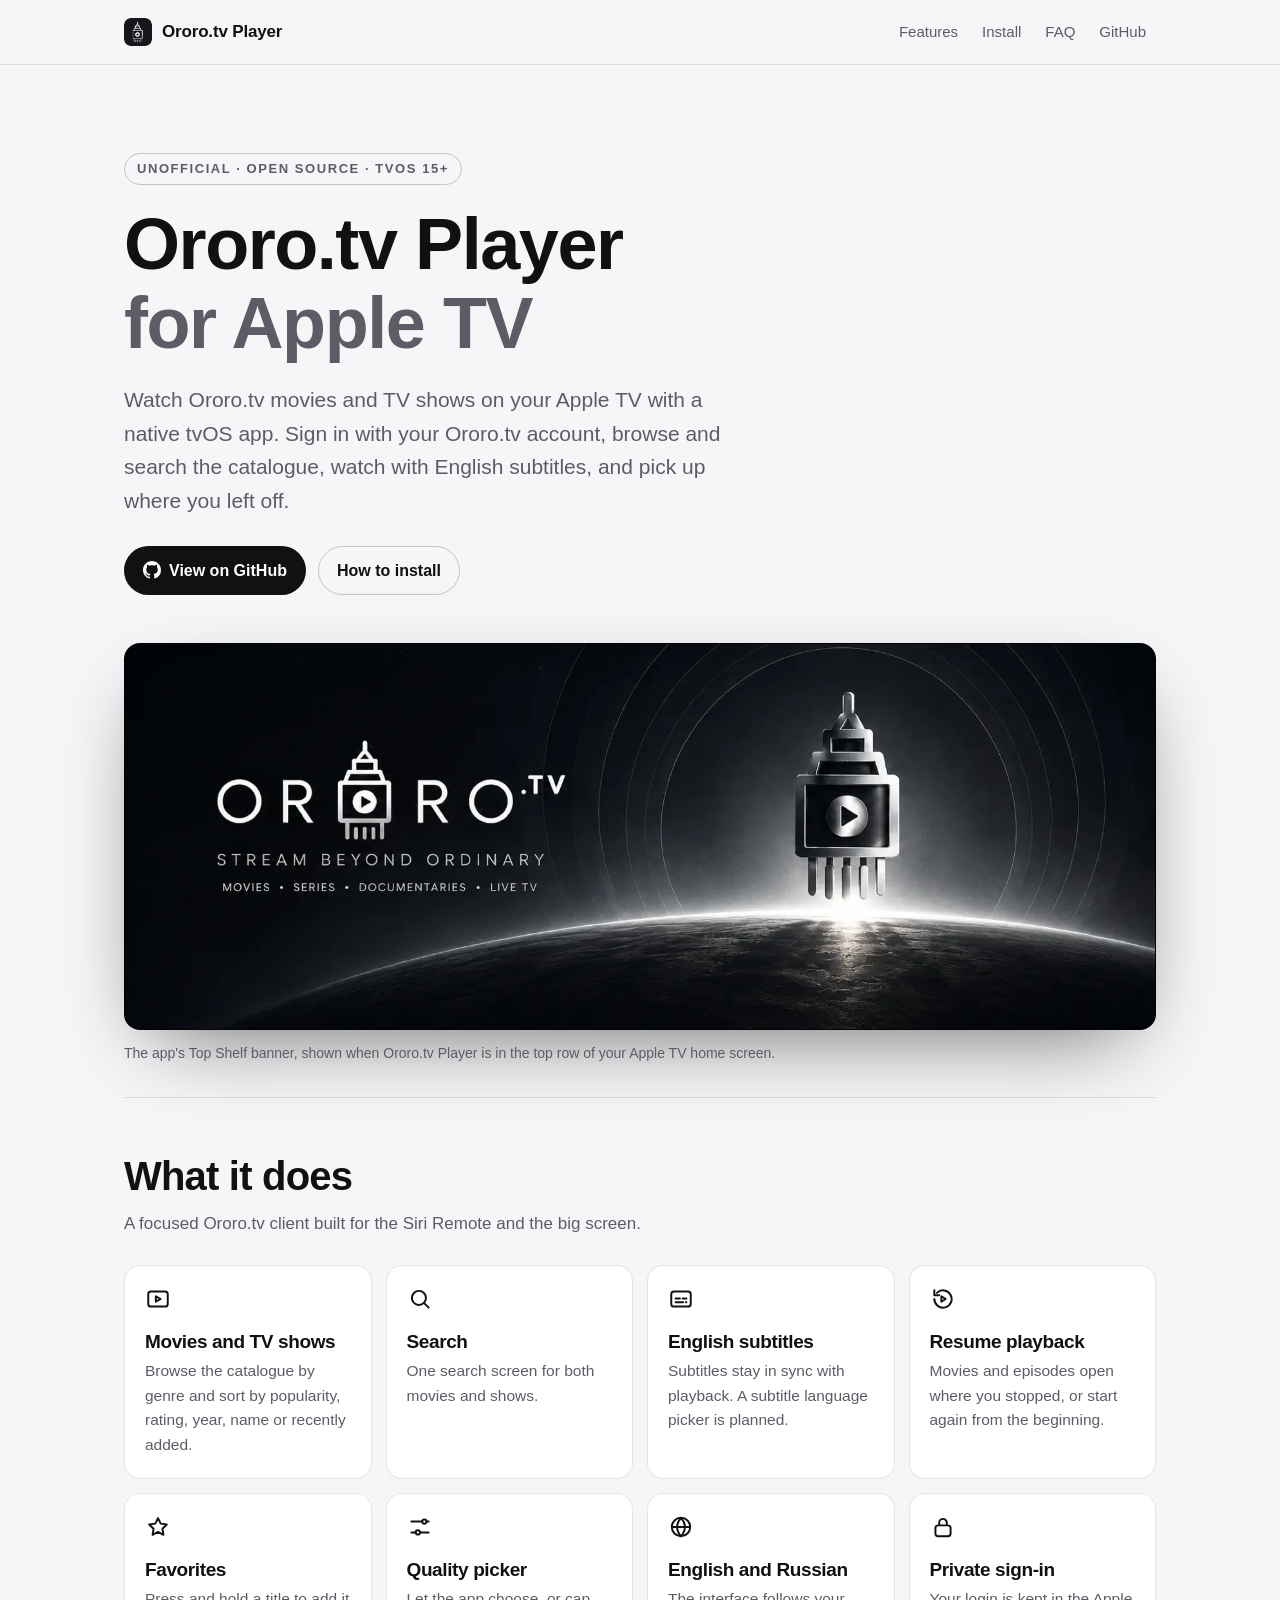
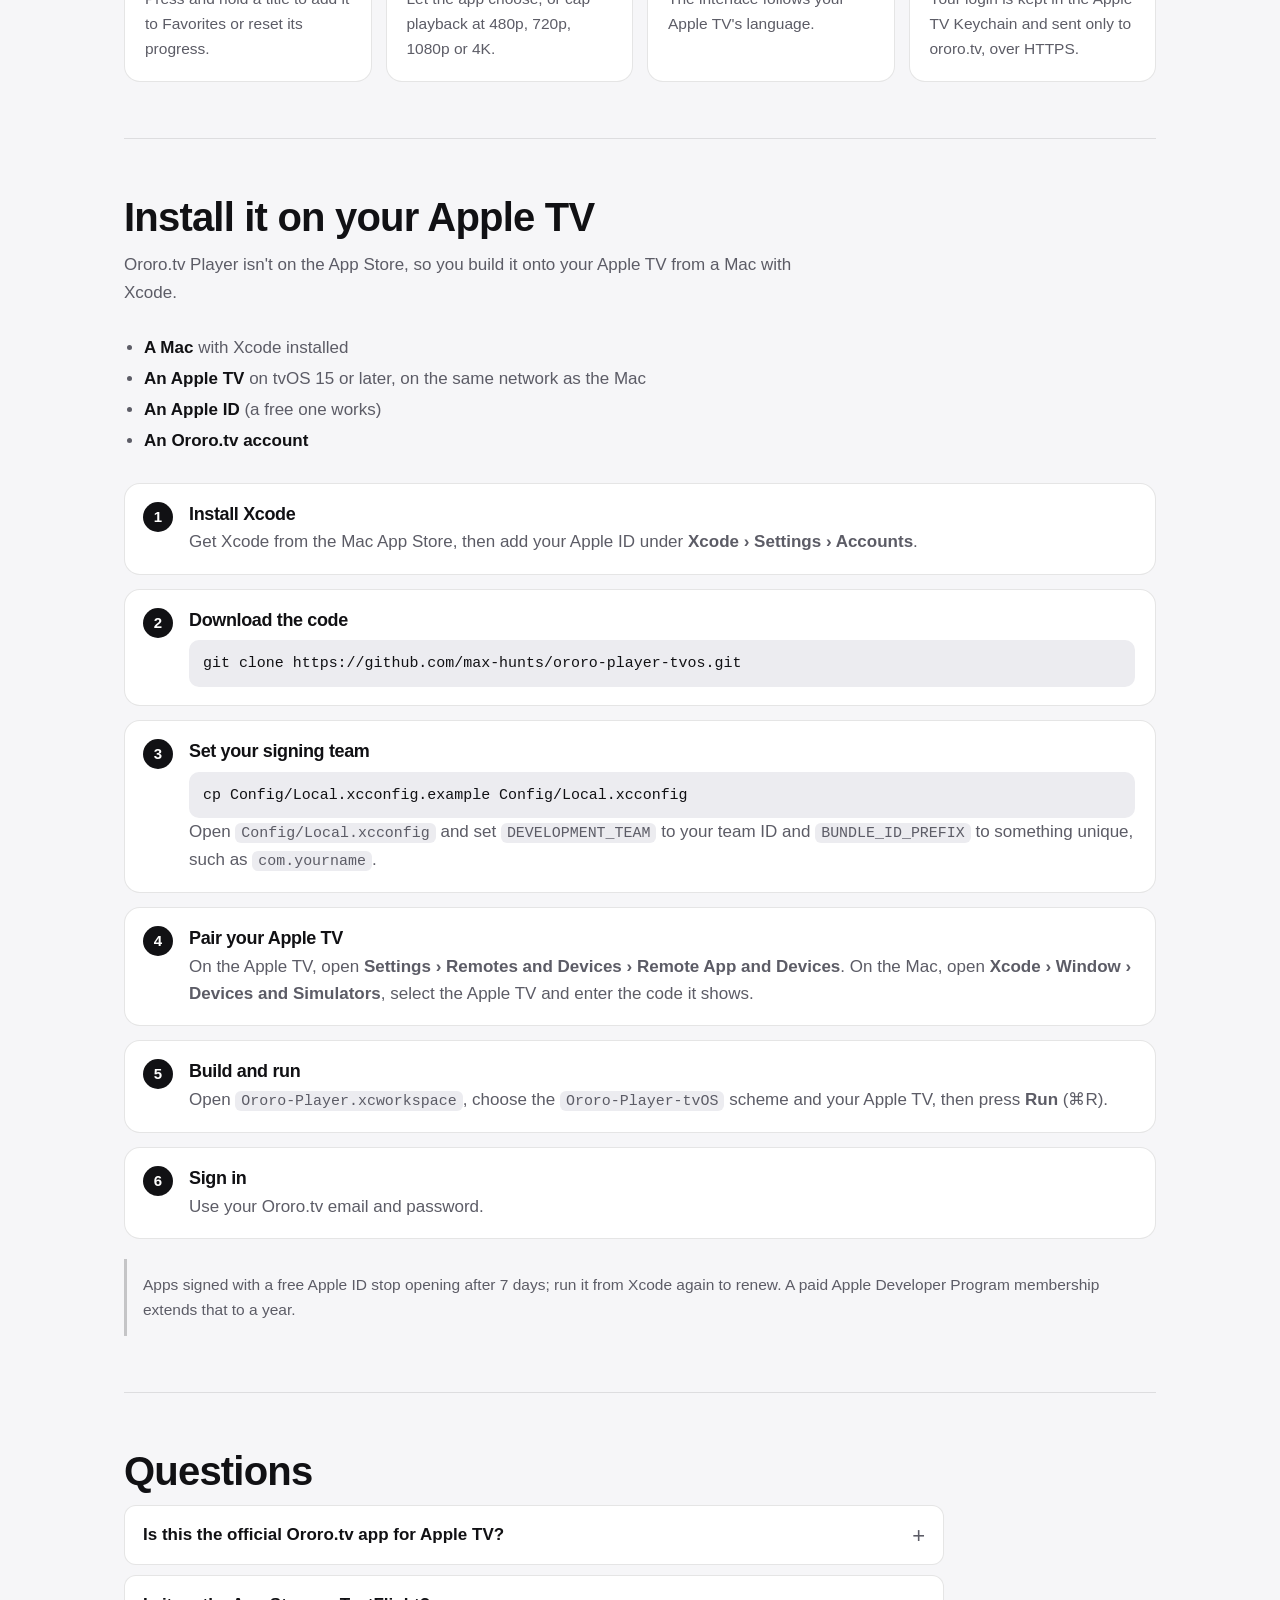
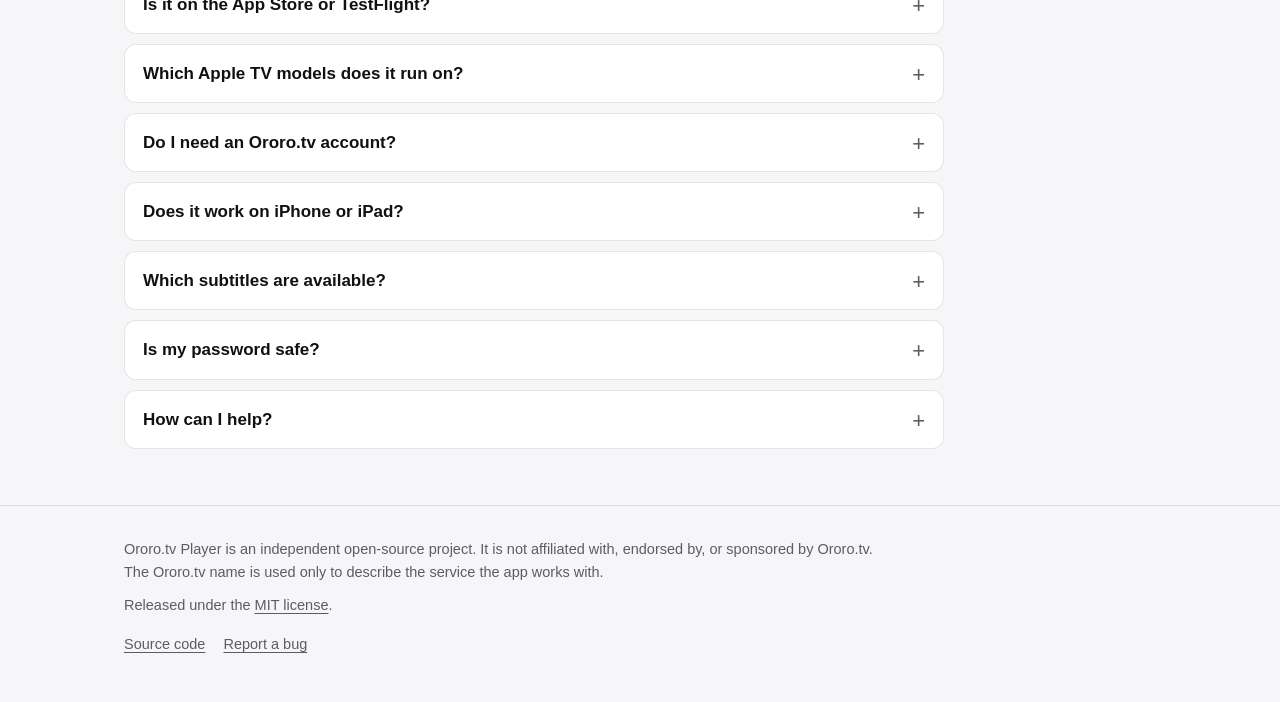
<file: docs/index.html>
<!doctype html>
<html lang="en">
<head>
  <meta charset="utf-8">
  <meta name="viewport" content="width=device-width, initial-scale=1">
  <title>Ororo.tv Player for Apple TV – unofficial open-source tvOS app</title>
  <meta name="description" content="Watch Ororo.tv movies and TV shows on Apple TV. An open-source tvOS app with subtitles, search, favorites and resume playback. Not affiliated with Ororo.tv.">
  <link rel="canonical" href="https://max-hunts.github.io/ororo-player-tvos/">
  <meta name="theme-color" content="#0a0a0d" media="(prefers-color-scheme: dark)">
  <meta name="theme-color" content="#f6f6f8" media="(prefers-color-scheme: light)">
  <link rel="icon" type="image/png" sizes="32x32" href="assets/favicon-32.png">
  <link rel="apple-touch-icon" href="assets/apple-touch-icon.png">
  <link rel="stylesheet" href="assets/style.css">

  <meta property="og:type" content="website">
  <meta property="og:site_name" content="Ororo.tv Player">
  <meta property="og:title" content="Ororo.tv Player for Apple TV">
  <meta property="og:description" content="Watch Ororo.tv movies and TV shows on Apple TV. An unofficial, open-source tvOS app with subtitles, search, favorites and resume playback.">
  <meta property="og:url" content="https://max-hunts.github.io/ororo-player-tvos/">
  <meta property="og:image" content="https://max-hunts.github.io/ororo-player-tvos/social-preview.jpg">
  <meta property="og:image:width" content="1280">
  <meta property="og:image:height" content="640">
  <meta property="og:image:alt" content="Ororo.tv Player for Apple TV: unofficial, open-source tvOS app">
  <meta property="og:locale" content="en_US">
  <meta name="twitter:card" content="summary_large_image">

  <script type="application/ld+json">
  {
    "@context": "https://schema.org",
    "@type": "SoftwareApplication",
    "name": "Ororo.tv Player",
    "alternateName": "Ororo.tv Player for Apple TV",
    "description": "Unofficial, open-source Apple TV (tvOS) app for watching Ororo.tv movies and TV shows, with subtitles, search, favorites, resume playback and a playback quality picker.",
    "url": "https://max-hunts.github.io/ororo-player-tvos/",
    "image": "https://max-hunts.github.io/ororo-player-tvos/social-preview.jpg",
    "applicationCategory": "MultimediaApplication",
    "operatingSystem": "tvOS 15 or later",
    "softwareRequirements": "Apple TV with tvOS 15 or later, an Ororo.tv account, and a Mac with Xcode to install",
    "inLanguage": ["en", "ru"],
    "isAccessibleForFree": true,
    "license": "https://opensource.org/licenses/MIT",
    "offers": { "@type": "Offer", "price": "0", "priceCurrency": "USD" },
    "sameAs": ["https://github.com/max-hunts/ororo-player-tvos"]
  }
  </script>
</head>
<body>
  <svg width="0" height="0" style="position:absolute" aria-hidden="true">
    <defs>
      <symbol id="i-film" viewBox="0 0 24 24" fill="none" stroke="currentColor" stroke-width="1.8" stroke-linecap="round" stroke-linejoin="round"><rect x="3" y="5" width="18" height="14" rx="2.5"/><path d="M10 9.5v5l4.5-2.5z"/></symbol>
      <symbol id="i-search" viewBox="0 0 24 24" fill="none" stroke="currentColor" stroke-width="1.8" stroke-linecap="round"><circle cx="11" cy="11" r="6.5"/><path d="m20 20-4.4-4.4"/></symbol>
      <symbol id="i-cc" viewBox="0 0 24 24" fill="none" stroke="currentColor" stroke-width="1.8" stroke-linecap="round" stroke-linejoin="round"><rect x="3" y="5" width="18" height="14" rx="2.5"/><path d="M7 11.5h4M13.5 11.5H17M7 15h7M16.5 15h.5"/></symbol>
      <symbol id="i-resume" viewBox="0 0 24 24" fill="none" stroke="currentColor" stroke-width="1.8" stroke-linecap="round" stroke-linejoin="round"><path d="M4 12a8 8 0 1 0 2.4-5.7"/><path d="M4 4v4.5h4.5"/><path d="M10.5 9.5v5l4-2.5z"/></symbol>
      <symbol id="i-star" viewBox="0 0 24 24" fill="none" stroke="currentColor" stroke-width="1.8" stroke-linejoin="round"><path d="m12 3.8 2.5 5.1 5.6.8-4 3.9.9 5.6-5-2.6-5 2.6.9-5.6-4-3.9 5.6-.8z"/></symbol>
      <symbol id="i-quality" viewBox="0 0 24 24" fill="none" stroke="currentColor" stroke-width="1.8" stroke-linecap="round"><path d="M4 7h10M18 7h2M4 17h4M12 17h8"/><circle cx="16" cy="7" r="2"/><circle cx="10" cy="17" r="2"/></symbol>
      <symbol id="i-globe" viewBox="0 0 24 24" fill="none" stroke="currentColor" stroke-width="1.8" stroke-linejoin="round"><circle cx="12" cy="12" r="8.5"/><path d="M3.5 12h17M12 3.5c2.4 2.6 3.6 5.4 3.6 8.5s-1.2 5.9-3.6 8.5c-2.4-2.6-3.6-5.4-3.6-8.5s1.2-5.9 3.6-8.5z"/></symbol>
      <symbol id="i-lock" viewBox="0 0 24 24" fill="none" stroke="currentColor" stroke-width="1.8" stroke-linejoin="round"><rect x="5" y="10.5" width="14" height="10" rx="2.5"/><path d="M8.5 10.5V8a3.5 3.5 0 0 1 7 0v2.5"/></symbol>
      <symbol id="i-github" viewBox="0 0 16 16"><path fill="currentColor" d="M8 0C3.58 0 0 3.58 0 8c0 3.54 2.29 6.53 5.47 7.59.4.07.55-.17.55-.38 0-.19-.01-.82-.01-1.49-2.01.37-2.53-.49-2.69-.94-.09-.23-.48-.94-.82-1.13-.28-.15-.68-.52-.01-.53.63-.01 1.08.58 1.23.82.72 1.21 1.87.87 2.33.66.07-.52.28-.87.51-1.07-1.78-.2-3.64-.89-3.64-3.95 0-.87.31-1.59.82-2.15-.08-.2-.36-1.02.08-2.12 0 0 .67-.21 2.2.82.64-.18 1.32-.27 2-.27.68 0 1.36.09 2 .27 1.53-1.04 2.2-.82 2.2-.82.44 1.1.16 1.92.08 2.12.51.56.82 1.27.82 2.15 0 3.07-1.87 3.75-3.65 3.95.29.25.54.73.54 1.48 0 1.07-.01 1.93-.01 2.2 0 .21.15.46.55.38A8.013 8.013 0 0 0 16 8c0-4.42-3.58-8-8-8z"/></symbol>
    </defs>
  </svg>

  <a class="skip" href="#main">Skip to content</a>

  <header class="site-header">
    <div class="wrap">
      <a class="brand" href="./">
        <img src="assets/apple-touch-icon.png" alt="" width="28" height="28">
        <span>Ororo.tv Player</span>
      </a>
      <nav class="site-nav" aria-label="Main">
        <a class="opt" href="#features">Features</a>
        <a class="opt" href="#install">Install</a>
        <a class="opt" href="#faq">FAQ</a>
        <a href="https://github.com/max-hunts/ororo-player-tvos">GitHub</a>
      </nav>
    </div>
  </header>

  <main id="main">
    <div class="wrap">
      <section class="hero" aria-labelledby="title">
        <p class="eyebrow">Unofficial · Open source · tvOS 15+</p>
        <h1 id="title">Ororo.tv Player <span class="sub">for Apple TV</span></h1>
        <p class="lede">
          Watch Ororo.tv movies and TV shows on your Apple TV with a native tvOS app.
          Sign in with your Ororo.tv account, browse and search the catalogue, watch with
          English subtitles, and pick up where you left off.
        </p>
        <div class="actions">
          <a class="btn primary" href="https://github.com/max-hunts/ororo-player-tvos">
            <svg aria-hidden="true"><use href="#i-github"/></svg>
            View on GitHub
          </a>
          <a class="btn" href="#install">How to install</a>
        </div>
        <figure class="hero-art">
          <img src="assets/top-shelf.webp" width="1600" height="600" fetchpriority="high"
               alt="Ororo.tv Player Top Shelf banner for the Apple TV home screen">
          <figcaption>The app's Top Shelf banner, shown when Ororo.tv Player is in the top row of your Apple TV home screen.</figcaption>
        </figure>
      </section>

      <section id="features" aria-labelledby="features-title">
        <h2 id="features-title">What it does</h2>
        <p class="section-intro">A focused Ororo.tv client built for the Siri Remote and the big screen.</p>
        <ul class="features">
          <li>
            <svg aria-hidden="true"><use href="#i-film"/></svg>
            <h3>Movies and TV shows</h3>
            <p>Browse the catalogue by genre and sort by popularity, rating, year, name or recently added.</p>
          </li>
          <li>
            <svg aria-hidden="true"><use href="#i-search"/></svg>
            <h3>Search</h3>
            <p>One search screen for both movies and shows.</p>
          </li>
          <li>
            <svg aria-hidden="true"><use href="#i-cc"/></svg>
            <h3>English subtitles</h3>
            <p>Subtitles stay in sync with playback. A subtitle language picker is planned.</p>
          </li>
          <li>
            <svg aria-hidden="true"><use href="#i-resume"/></svg>
            <h3>Resume playback</h3>
            <p>Movies and episodes open where you stopped, or start again from the beginning.</p>
          </li>
          <li>
            <svg aria-hidden="true"><use href="#i-star"/></svg>
            <h3>Favorites</h3>
            <p>Press and hold a title to add it to Favorites or reset its progress.</p>
          </li>
          <li>
            <svg aria-hidden="true"><use href="#i-quality"/></svg>
            <h3>Quality picker</h3>
            <p>Let the app choose, or cap playback at 480p, 720p, 1080p or 4K.</p>
          </li>
          <li>
            <svg aria-hidden="true"><use href="#i-globe"/></svg>
            <h3>English and Russian</h3>
            <p>The interface follows your Apple TV's language.</p>
          </li>
          <li>
            <svg aria-hidden="true"><use href="#i-lock"/></svg>
            <h3>Private sign-in</h3>
            <p>Your login is kept in the Apple TV Keychain and sent only to ororo.tv, over HTTPS.</p>
          </li>
        </ul>
      </section>

      <section id="install" aria-labelledby="install-title">
        <h2 id="install-title">Install it on your Apple TV</h2>
        <p class="section-intro">
          Ororo.tv Player isn't on the App Store, so you build it onto your Apple TV from a Mac with Xcode.
        </p>
        <ul class="needs">
          <li><strong>A Mac</strong> with Xcode installed</li>
          <li><strong>An Apple TV</strong> on tvOS 15 or later, on the same network as the Mac</li>
          <li><strong>An Apple ID</strong> (a free one works)</li>
          <li><strong>An Ororo.tv account</strong></li>
        </ul>
        <ol class="steps">
          <li>
            <h3>Install Xcode</h3>
            <p>Get Xcode from the Mac App Store, then add your Apple ID under <b>Xcode › Settings › Accounts</b>.</p>
          </li>
          <li>
            <h3>Download the code</h3>
            <pre><code>git clone https://github.com/max-hunts/ororo-player-tvos.git</code></pre>
          </li>
          <li>
            <h3>Set your signing team</h3>
            <pre><code>cp Config/Local.xcconfig.example Config/Local.xcconfig</code></pre>
            <p>Open <code>Config/Local.xcconfig</code> and set <code>DEVELOPMENT_TEAM</code> to your team ID and
              <code>BUNDLE_ID_PREFIX</code> to something unique, such as <code>com.yourname</code>.</p>
          </li>
          <li>
            <h3>Pair your Apple TV</h3>
            <p>On the Apple TV, open <b>Settings › Remotes and Devices › Remote App and Devices</b>.
              On the Mac, open <b>Xcode › Window › Devices and Simulators</b>, select the Apple TV and enter the code it shows.</p>
          </li>
          <li>
            <h3>Build and run</h3>
            <p>Open <code>Ororo-Player.xcworkspace</code>, choose the <code>Ororo-Player-tvOS</code> scheme and your Apple TV,
              then press <b>Run</b> (⌘R).</p>
          </li>
          <li>
            <h3>Sign in</h3>
            <p>Use your Ororo.tv email and password.</p>
          </li>
        </ol>
        <p class="note">
          Apps signed with a free Apple ID stop opening after 7 days; run it from Xcode again to renew.
          A paid Apple Developer Program membership extends that to a year.
        </p>
      </section>

      <section id="faq" aria-labelledby="faq-title">
        <h2 id="faq-title">Questions</h2>
        <div class="faq">
          <details>
            <summary>Is this the official Ororo.tv app for Apple TV?</summary>
            <p>No. Ororo.tv Player is an independent, open-source project. It isn't affiliated with or endorsed by Ororo.tv.</p>
          </details>
          <details>
            <summary>Is it on the App Store or TestFlight?</summary>
            <p>No. You install it from a Mac with Xcode; see <a href="#install">Install</a> above.</p>
          </details>
          <details>
            <summary>Which Apple TV models does it run on?</summary>
            <p>Any Apple TV on tvOS 15 or later: Apple TV HD and every Apple TV 4K.</p>
          </details>
          <details>
            <summary>Do I need an Ororo.tv account?</summary>
            <p>Yes. You sign in with your own Ororo.tv account.</p>
          </details>
          <details>
            <summary>Does it work on iPhone or iPad?</summary>
            <p>No, it's Apple TV only. The original project,
              <a href="https://github.com/maxovtsin/ororo-tv-player">maxovtsin/ororo-tv-player</a>, also had an iOS app.</p>
          </details>
          <details>
            <summary>Which subtitles are available?</summary>
            <p>English for now. A subtitle language picker is on the roadmap.</p>
          </details>
          <details>
            <summary>Is my password safe?</summary>
            <p>Your login is stored in the Apple TV Keychain and sent only to ororo.tv, over HTTPS, as HTTP Basic auth.
              The code is open, so you can check for yourself.</p>
          </details>
          <details>
            <summary>How can I help?</summary>
            <p>Report bugs and send pull requests on
              <a href="https://github.com/max-hunts/ororo-player-tvos">GitHub</a>.
              <a href="https://github.com/max-hunts/ororo-player-tvos/blob/main/CONTRIBUTING.md">CONTRIBUTING.md</a> has the details.</p>
          </details>
        </div>
      </section>
    </div>
  </main>

  <footer class="site-footer">
    <div class="wrap">
      <p>Ororo.tv Player is an independent open-source project. It is not affiliated with, endorsed by, or sponsored by Ororo.tv.
        The Ororo.tv name is used only to describe the service the app works with.</p>
      <p>Released under the <a href="https://github.com/max-hunts/ororo-player-tvos/blob/main/LICENSE">MIT license</a>.</p>
      <nav aria-label="Footer">
        <a href="https://github.com/max-hunts/ororo-player-tvos">Source code</a>
        <a href="https://github.com/max-hunts/ororo-player-tvos/issues">Report a bug</a>
      </nav>
    </div>
  </footer>
</body>
</html>
</file>
<file: docs/assets/style.css>
/* Ororo.tv Player landing page. Plain CSS, no build step. */

:root {
  color-scheme: dark light;
  --bg: #0a0a0d;
  --bg-elev: #131318;
  --bg-code: #1b1b21;
  --line: rgba(255, 255, 255, 0.1);
  --line-strong: rgba(255, 255, 255, 0.2);
  --text: #f3f3f6;
  --muted: #a4a4ae;
  --btn-bg: #f3f3f6;
  --btn-text: #0a0a0d;
  --focus: #8ab4ff;
  --radius: 16px;
  --max: 1080px;
  --gutter: 16px;
  --font: -apple-system, BlinkMacSystemFont, "SF Pro Text", "Inter", "Segoe UI", Roboto, "Helvetica Neue", Arial, sans-serif;
  --font-display: -apple-system, BlinkMacSystemFont, "SF Pro Display", "Inter Display", "Inter", "Segoe UI", Roboto, sans-serif;
  --mono: ui-monospace, "SF Mono", SFMono-Regular, Menlo, Consolas, "JetBrains Mono", monospace;
}

@media (prefers-color-scheme: light) {
  :root {
    --bg: #f6f6f8;
    --bg-elev: #ffffff;
    --bg-code: #ececf0;
    --line: rgba(0, 0, 0, 0.1);
    --line-strong: rgba(0, 0, 0, 0.2);
    --text: #111114;
    --muted: #5c5c66;
    --btn-bg: #111114;
    --btn-text: #ffffff;
    --focus: #1a5fd6;
  }
}

@media (min-width: 720px) {
  :root { --gutter: 24px; }
}

*, *::before, *::after { box-sizing: border-box; }

html { -webkit-text-size-adjust: 100%; scroll-behavior: smooth; }

body {
  margin: 0;
  background: var(--bg);
  color: var(--text);
  font: 17px/1.6 var(--font);
  -webkit-font-smoothing: antialiased;
}

a { color: inherit; text-underline-offset: 3px; }
a:focus-visible, summary:focus-visible { outline: 2px solid var(--focus); outline-offset: 3px; border-radius: 6px; }

img { max-width: 100%; height: auto; display: block; }

code, pre { font-family: var(--mono); font-size: 0.88em; }
code { background: var(--bg-code); padding: 0.12em 0.4em; border-radius: 6px; }
pre {
  background: var(--bg-code);
  padding: 12px 14px;
  border-radius: 10px;
  overflow-x: auto;
  margin: 10px 0 0;
  line-height: 1.5;
}
pre code { background: none; padding: 0; font-size: 1em; }

.wrap { max-width: var(--max); margin: 0 auto; padding: 0 var(--gutter); }

.skip {
  position: absolute; left: -9999px; top: 8px;
  background: var(--btn-bg); color: var(--btn-text); padding: 8px 14px; border-radius: 8px; z-index: 10;
}
.skip:focus { left: 8px; }

/* Header */
.site-header { border-bottom: 1px solid var(--line); }
.site-header .wrap { display: flex; align-items: center; gap: 16px; min-height: 64px; }
.brand { display: flex; align-items: center; gap: 10px; font-weight: 650; text-decoration: none; letter-spacing: -0.01em; }
.brand img { width: 28px; height: 28px; border-radius: 7px; }
.site-nav { margin-left: auto; display: flex; align-items: center; gap: 4px; }
.site-nav a { text-decoration: none; color: var(--muted); padding: 6px 10px; border-radius: 8px; font-size: 15px; }
.site-nav a:hover { color: var(--text); background: var(--line); }
@media (max-width: 560px) {
  .site-nav .opt { display: none; }
}

/* Hero */
.hero { padding: 56px 0 24px; }
@media (min-width: 720px) { .hero { padding: 88px 0 32px; } }
.eyebrow {
  display: inline-block;
  margin: 0 0 20px;
  font-size: 13px; font-weight: 600; letter-spacing: 0.12em; text-transform: uppercase;
  color: var(--muted);
  border: 1px solid var(--line-strong);
  border-radius: 999px;
  padding: 5px 12px 4px;
}
@media (max-width: 560px) {
  .eyebrow { font-size: 11.5px; letter-spacing: 0.06em; }
}
h1, h2, h3 { font-family: var(--font-display); letter-spacing: -0.02em; line-height: 1.1; }
h1 { font-size: clamp(40px, 8vw, 72px); margin: 0; font-weight: 700; }
h1 .sub { display: block; color: var(--muted); font-weight: 600; }
.lede { font-size: clamp(18px, 2.2vw, 21px); color: var(--muted); max-width: 640px; margin: 20px 0 0; }
.actions { display: flex; flex-wrap: wrap; gap: 12px; margin-top: 28px; }
.btn {
  display: inline-flex; align-items: center; gap: 8px;
  padding: 11px 18px; border-radius: 999px;
  font-weight: 600; font-size: 16px; text-decoration: none;
  border: 1px solid var(--line-strong);
}
.btn:hover { background: var(--line); }
.btn.primary { background: var(--btn-bg); color: var(--btn-text); border-color: transparent; }
.btn.primary:hover { opacity: 0.9; background: var(--btn-bg); }
.btn svg { width: 18px; height: 18px; }

.hero-art { margin: 48px 0 0; }
.hero-art img {
  width: 100%;
  aspect-ratio: 8 / 3;
  object-fit: cover;
  border-radius: var(--radius);
  border: 1px solid var(--line);
  background: #050507;
  box-shadow: 0 30px 80px -30px rgba(0, 0, 0, 0.6);
}
.hero-art figcaption { color: var(--muted); font-size: 14px; margin-top: 12px; }

/* Sections */
section { padding: 56px 0; }
section + section { border-top: 1px solid var(--line); }
h2 { font-size: clamp(28px, 4vw, 40px); margin: 0 0 12px; }
.section-intro { color: var(--muted); max-width: 680px; margin: 0 0 28px; }

.features {
  list-style: none; margin: 0; padding: 0;
  display: grid; gap: 14px;
  grid-template-columns: repeat(auto-fit, minmax(min(100%, 240px), 1fr));
}
.features li {
  background: var(--bg-elev);
  border: 1px solid var(--line);
  border-radius: var(--radius);
  padding: 20px;
}
.features svg { width: 26px; height: 26px; margin-bottom: 12px; }
.features h3 { font-size: 19px; margin: 0 0 6px; }
.features p { margin: 0; color: var(--muted); font-size: 15.5px; }

.needs { margin: 0 0 28px; padding-left: 20px; color: var(--muted); }
.needs li { margin: 4px 0; }
.needs strong { color: var(--text); font-weight: 600; }

.steps { list-style: none; margin: 0; padding: 0; counter-reset: step; display: grid; gap: 14px; }
.steps > li {
  counter-increment: step;
  position: relative;
  background: var(--bg-elev);
  border: 1px solid var(--line);
  border-radius: var(--radius);
  padding: 18px 20px 18px 64px;
  min-width: 0;
}
.steps > li::before {
  content: counter(step);
  position: absolute; left: 18px; top: 18px;
  width: 30px; height: 30px; border-radius: 50%;
  display: grid; place-items: center;
  background: var(--btn-bg); color: var(--btn-text);
  font-weight: 700; font-size: 15px;
}
.steps h3 { font-size: 18px; margin: 3px 0 4px; }
.steps p { margin: 0; color: var(--muted); }
.steps p + p { margin-top: 8px; }

.note {
  margin: 20px 0 0;
  padding: 14px 16px;
  border-left: 3px solid var(--line-strong);
  color: var(--muted);
  font-size: 15.5px;
}

.faq { display: grid; gap: 10px; max-width: 820px; }
.faq details {
  background: var(--bg-elev);
  border: 1px solid var(--line);
  border-radius: 12px;
  padding: 0 18px;
}
.faq summary {
  cursor: pointer; list-style: none;
  padding: 15px 28px 15px 0; position: relative;
  font-weight: 600;
}
.faq summary::-webkit-details-marker { display: none; }
.faq summary::after {
  content: "+"; position: absolute; right: 0; top: 12px;
  font-size: 22px; font-weight: 400; color: var(--muted);
}
.faq details[open] summary::after { content: "\2212"; }
.faq details p { margin: 0 0 16px; color: var(--muted); }

/* Footer */
.site-footer { border-top: 1px solid var(--line); padding: 32px 0 48px; color: var(--muted); font-size: 14.5px; }
.site-footer p { margin: 0 0 10px; max-width: 760px; }
.site-footer nav { display: flex; flex-wrap: wrap; gap: 6px 18px; margin-top: 16px; }

@media (prefers-reduced-motion: reduce) {
  html { scroll-behavior: auto; }
}
</file>
